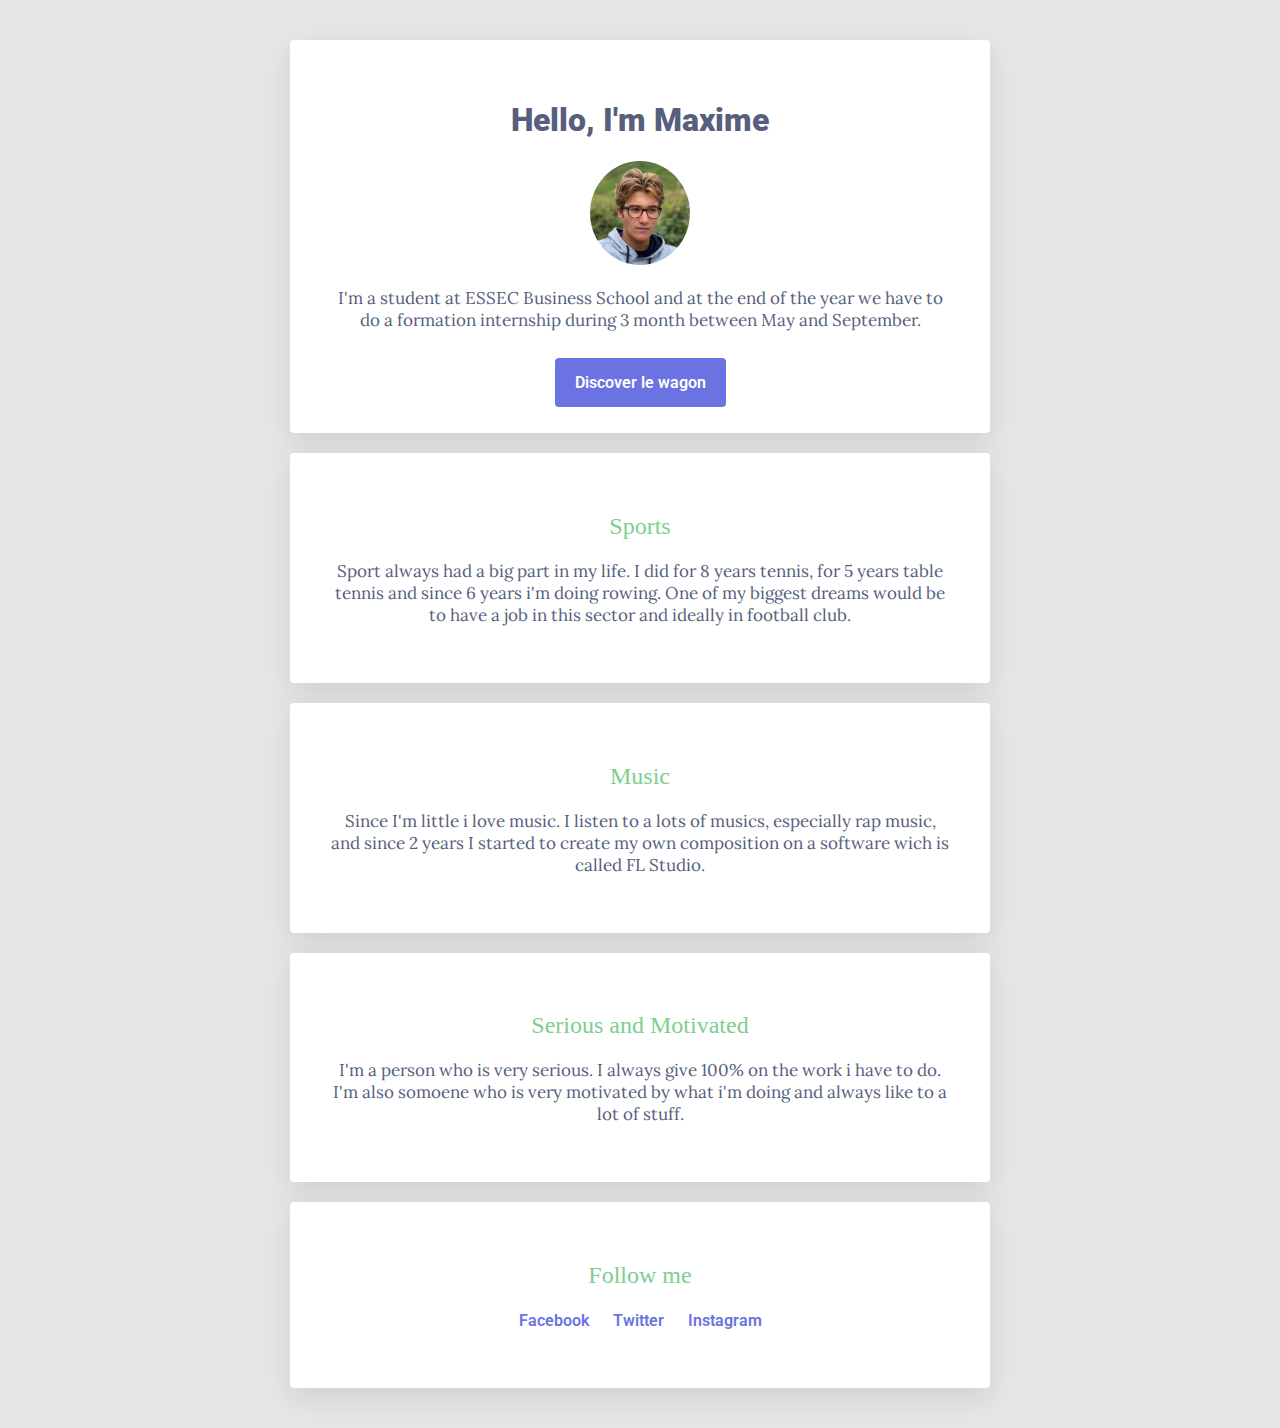
<file: index.html>
<!DOCTYPE html>
<html>

 <head> 	
	<title>Maxime Naillot's profile</title>
	<meta name="description" content="this is my profile">
	<meta charset="UTF-8">
	<link rel="preconnect" href="https://fonts.gstatic.com">
<link href="https://fonts.googleapis.com/css2?family=Lora:wght@400;700&family=Roboto:wght@300;400;500;700&display=swap" rel="stylesheet">
	<link rel="stylesheet" type="text/css" href="style.css">
 </head>

 <body>

 	<div class="container">
 		
 	
 		<div class="card-white" id="introduction">
 			<h1>Hello, I'm Maxime </h1>
 			<img src="images/photo.profilmax.jpg" class="img-circle" width="100px" alt="Maxime Naillot">
 			<p>I'm a student at ESSEC Business School and at the end of the year we have to do a formation internship during 3 month between May and September.</p>
 			<a href="http://lewagon.com" target="_blank" class="btn-blue">Discover le wagon</a>
 		
 		</div>

 		<div class="card-white">
 			<h2>Sports</h2>
 			<p>Sport always had a big part in my life. I did for 8 years tennis, for 5 years table tennis and since 6 years i'm doing rowing. One of my biggest dreams would be to have a job in this sector and ideally in football club.</p>
 		
 		</div>

 		<div class="card-white">
 			<h2>Music</h2>
 			<p>Since I'm little i love music. I listen to a lots of musics, especially rap music, and since 2 years I started to create my own composition on a software wich is called FL Studio.</p>
 		
 		</div>

 		<div class="card-white">
 			<h2>Serious and Motivated</h2>
 			<p>I'm a person who is very serious. I always give 100% on the work i have to do. I'm also somoene who is very motivated by what i'm doing and always like to a lot of stuff.</p>
 		
 		</div>

 		<div class="card-white">
 			<h2>Follow me</h2>

	 		<ul class="list-inline">
	 			<li>
	 				<a href="https://www.facebook.com/maxime.naillot.7" target="_blank">Facebook</a>
	 				 <i class="fab fa-facebook-square"></i>
	 			</li>
	 			<li>
	 				<a href="jjjj" target="_blank">Twitter</a>
	 				 <i class="fab fa-twitter-square"></i>
	 			</li>
	 			<li>
	 				<a href="https://www.instagram.com/maxime_naillot/" target="_blank">Instagram</a>
	 			</li>
 		
   	 </ul>
 		
 		</div>

 	</div>

	
 </body>

</html>
</file>
<file: style.css>
body {
	background-color: rgb(230,230,230);
	color: #575F7D;
	font-family: 'Lora', serif;
	font-size: 17px;
	font-weight: lighter;

}

h1, h2, h3 {
	font-family: 'Roboto', sans-serif;

}

h1 {
	color: #575F7D;
	font-size: 32px;
	font-weight: 900;

}


h2 {
	color: #7ECE90;
	font-weight: bold;
	font-size: 24px;
	font-weight: 300;
	font-family: Caveat;
}

a {
	font-family: 'Roboto', sans-serif;
	text-decoration: none;
	color: #6B72E1;
	font-weight: 600;
	font-size: 16px;

}

a:hover {
	color: black;
}

.container{
	width: 700px;
	margin: 40px auto;

}

.card-white {
	background-color: white;
	padding: 40px;
	box-shadow: 0px 10px 30px rgba(0,0,0,0.1);
	border-radius: 4px;
	margin: 20px 0px;
	text-align: center;
}

.img-circle {
	border-radius: 50%;

}

.btn-blue {
	background-color: #6B72E1;
	color: white;
	padding: 15px 20px;
	border-radius: 4px;
}

.btn-blue:hover {
	background-color: black;
	color: white;
}

.list-inline {
	list-style: none;
	padding-left: 0px;
}

.list-inline li {
	display: inline;
	padding: 10px;
}

#introduction p {
	margin-bottom: 40px;

}

@media (max-width: 500px) {

	.container {
		width: 400px;
	}
}

@media (max-width: 760px) {

	.container {
		width: 600px; 
	}
}
</file>
